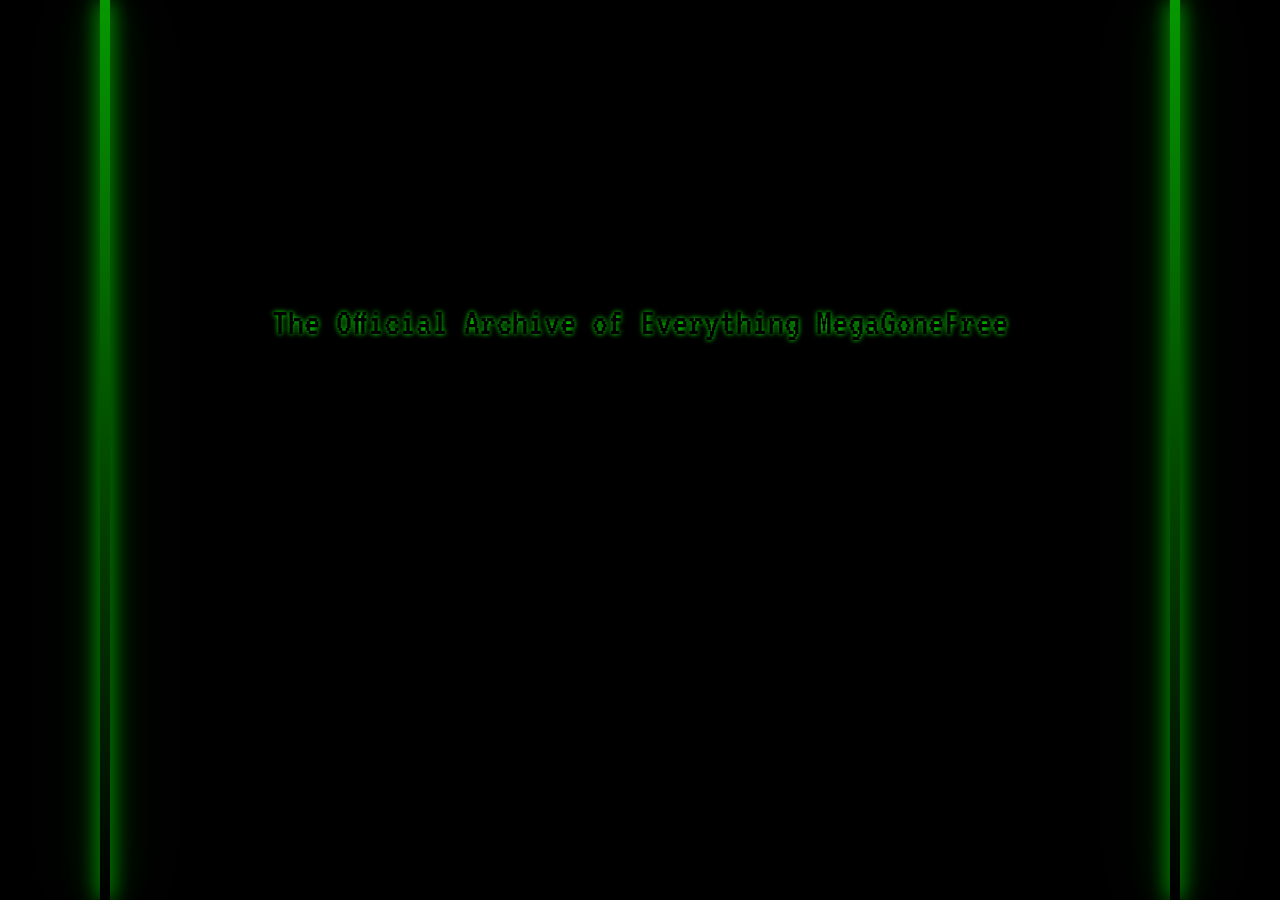
<file: entry-page.html>
<!DOCTYPE html>
<html>
  <head>
    <title>MegaGoneFree - An Archive.</title>
    <link rel="stylesheet" href="ASSETS/entry.css" />
    <link rel="preconnect" href="https://fonts.googleapis.com" />
    <link rel="preconnect" href="https://fonts.gstatic.com" crossorigin />
    <link rel="preconnect" href="https://fonts.googleapis.com" />
    <link rel="preconnect" href="https://fonts.gstatic.com" crossorigin />
    <link
      href="https://fonts.googleapis.com/css2?family=Arsenal+SC:ital,wght@0,400;0,700;1,400;1,700&family=Geist+Mono:wght@100..900&display=swap"
      rel="stylesheet"
    />
    <link
      href="https://fonts.googleapis.com/css2?family=Sour+Gummy:ital,wght@0,100..900;1,100..900&family=VT323&display=swap"
      rel="stylesheet"
    />
  </head>
  <body>
    <div class="light-bar left-bar"></div>
    <div class="light-bar right-bar"></div>

    <div class="mgf geist-mono">
      <span class="mgf-child">1</span>
      <span class="mgf-child">0</span>
      <span class="mgf-child">0</span>
      <span class="mgf-child">1</span>
      <span class="mgf-child">0</span>
      <span class="mgf-child">1</span>
      <span class="mgf-child">1</span>
    </div>
    <h1 class="pixelated">
      The Official Archive of Everything <span>MegaGoneFree</span>
    </h1>
    <button class="pixelated">Enter Here</button>

    <div class="d-arrow">
      <svg
        xmlns="http://www.w3.org/2000/svg"
        width="60"
        height="60"
        fill="currentColor"
        viewBox="0 0 16 16"
      >
        <path
          fill-rule="evenodd"
          d="M1 8a7 7 0 1 0 14 0A7 7 0 0 0 1 8m15 0A8 8 0 1 1 0 8a8 8 0 0 1 16 0M8.5 4.5a.5.5 0 0 0-1 0v5.793L5.354 8.146a.5.5 0 1 0-.708.708l3 3a.5.5 0 0 0 .708 0l3-3a.5.5 0 0 0-.708-.708L8.5 10.293z"
        />
      </svg>
    </div>

    <script src="ASSETS/app.js"></script>
  </body>
</html>
</file>
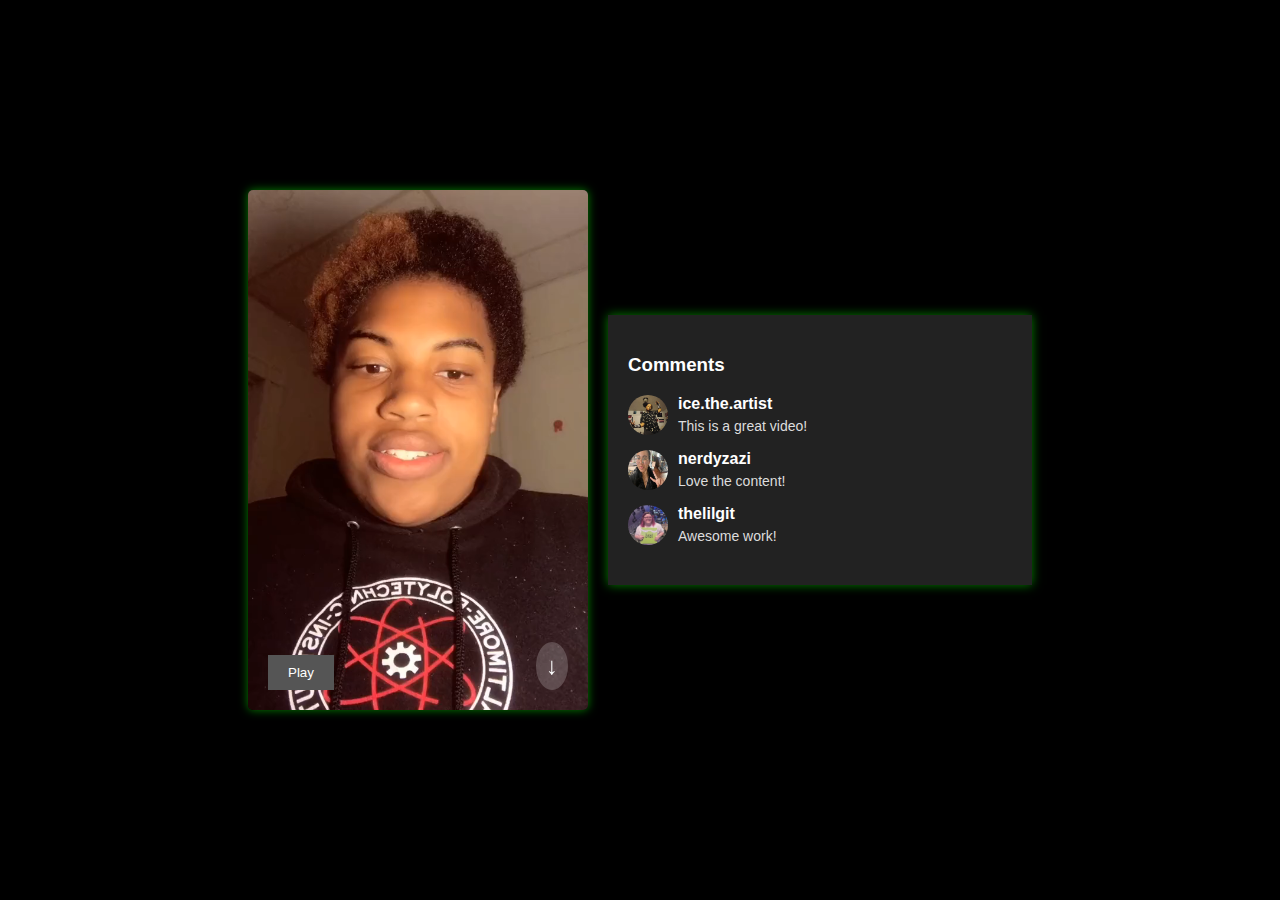
<file: fav-tikshit-vids.html>
<!DOCTYPE html>
<html lang="en">
  <head>
    <meta charset="UTF-8" />
    <meta name="viewport" content="width=device-width, initial-scale=1.0" />
    <title>TikTok-like Video Feed</title>
    <style>
      /* styles.css */
      body {
        margin: 0;
        font-family: Arial, sans-serif;
        display: flex;
        justify-content: center;
        align-items: center;
        height: 100vh;
        background-color: #000;
        color: #fff;
      }

      .container {
        display: flex;
        width: 100%;
        max-height: 520px;
        /* background-color: #111; */
        justify-content: center;
        align-items: center;
      }

      .video-container {
        position: relative;
        width: 340px;
        height: 520px;
        box-shadow: 0 0 10px rgba(9, 255, 0, 0.5);
        margin: 10px;
        border-radius: 5px;
      }

      video {
        width: 100%;
        height: 100%;
        object-fit: cover;
        border-radius: 5px;
      }

      .video-controls {
        position: absolute;
        bottom: 20px;
        left: 20px;
        display: flex;
        gap: 10px;
      }

      .next-video-btn {
        position: absolute;
        bottom: 20px;
        right: 20px;
        background-color: rgba(255, 255, 255, 0.2);
        border: none;
        color: #fff;
        font-size: 24px;
        padding: 10px;
        cursor: pointer;
        border-radius: 50%;
      }

      .comment-section {
        width: 30%;
        padding: 20px;
        background-color: #222;
        overflow-y: auto;
        box-shadow: 0 0 10px rgba(9, 255, 0, 0.5);
        margin: 10px;
      }

      .comments-list {
        margin-bottom: 20px;
      }

      .comment {
        display: flex;
        align-items: flex-start;
        margin-bottom: 15px;
      }

      .comment img {
        width: 40px;
        height: 40px;
        border-radius: 50%;
        margin-right: 10px;
      }

      .comment-content {
        flex: 1;
      }

      .comment-content .username {
        font-weight: bold;
        margin-bottom: 5px;
      }

      .comment-content .text {
        font-size: 14px;
        color: #ddd;
      }

      textarea {
        width: 100%;
        height: 60px;
        margin-bottom: 10px;
        padding: 10px;
        background-color: #333;
        border: none;
        color: #fff;
        resize: none;
      }

      button {
        background-color: #555;
        border: none;
        color: #fff;
        padding: 10px 20px;
        cursor: pointer;
      }

      button:hover {
        background-color: #777;
      }
    </style>
  </head>
  <body>
    <div class="container">
      <!-- Left side: Video and buttons -->
      <div class="video-container">
        <video
          id="videoPlayer"
          src="tiktoks/2019-11-18_Zazi-1.mp4"
          autoplay
        ></video>
        <div class="video-controls">
          <button id="playPause">Play</button>
        </div>
        <button id="nextVideoBtn" class="next-video-btn">↓</button>
      </div>

      <!-- Right side: Comment section -->
      <div class="comment-section">
        <h3>Comments</h3>
        <div id="commentsList" class="comments-list">
          <!-- Pre-existing comments will be dynamically added here -->
        </div>
      </div>
    </div>

    <script>
      // script.js
      const videoPlayer = document.getElementById("videoPlayer");
      const nextVideoBtn = document.getElementById("nextVideoBtn");
      const commentsList = document.getElementById("commentsList");
      const playPauseBtn = document.getElementById("playPause");

      // Sample video list
      const videos = [
        "tiktoks/2019-11-18_Zazi-1.mp4",
        "tiktoks/2019-09-25-Zazi-2.mp4",
        "tiktoks/2021-12-10_Brian-1.mp4",
      ];

      // Sample comments data
      const comments = [
        {
          profilePic: "pfps/ice.jpg",
          username: "ice.the.artist",
          text: "This is a great video!",
        },
        {
          profilePic: "pfps/mypfp1.webp",
          username: "nerdyzazi",
          text: "Love the content!",
        },
        {
          profilePic: "pfps/brian.webp",
          username: "thelilgit",
          text: "Awesome work!",
        },
      ];

      let currentVideoIndex = 0;

      // Load the first video
      videoPlayer.src = videos[currentVideoIndex];

      // Function to load the next video
      function loadNextVideo() {
        currentVideoIndex = (currentVideoIndex + 1) % videos.length;
        videoPlayer.src = videos[currentVideoIndex];
        videoPlayer.play();
        renderComments(); // Render comments for the new video
      }

      // Function to render comments
      function renderComments() {
        commentsList.innerHTML = ""; // Clear existing comments
        comments.forEach((comment) => {
          const commentElement = document.createElement("div");
          commentElement.className = "comment";

          // Add profile picture
          const profilePic = document.createElement("img");
          profilePic.src = comment.profilePic;
          profilePic.alt = comment.username;
          commentElement.appendChild(profilePic);

          // Add comment content
          const commentContent = document.createElement("div");
          commentContent.className = "comment-content";

          const username = document.createElement("div");
          username.className = "username";
          username.textContent = comment.username;
          commentContent.appendChild(username);

          const text = document.createElement("div");
          text.className = "text";
          text.textContent = comment.text;
          commentContent.appendChild(text);

          commentElement.appendChild(commentContent);
          commentsList.appendChild(commentElement);
        });
      }

      // Event listener for the next video button
      nextVideoBtn.addEventListener("click", loadNextVideo);

      // Optional: Add keyboard support for next video
      document.addEventListener("keydown", (event) => {
        if (event.key === "ArrowDown") {
          loadNextVideo();
        }
      });

      // Function to toggle play/pause
      function togglePlayPause() {
        if (videoPlayer.paused) {
          videoPlayer.play();
          playPauseBtn.textContent = "Pause";
        } else {
          videoPlayer.pause();
          playPauseBtn.textContent = "Play";
        }
      }

      // Event listener for the play/pause button
      playPauseBtn.addEventListener("click", togglePlayPause);

      // Event listener for the next video button
      nextVideoBtn.addEventListener("click", loadNextVideo);

      // Optional: Add keyboard support for next video
      document.addEventListener("keydown", (event) => {
        if (event.key === "ArrowDown") {
          loadNextVideo();
        }
      });

      // Render comments on page load
      renderComments();
    </script>
  </body>
</html>
</file>
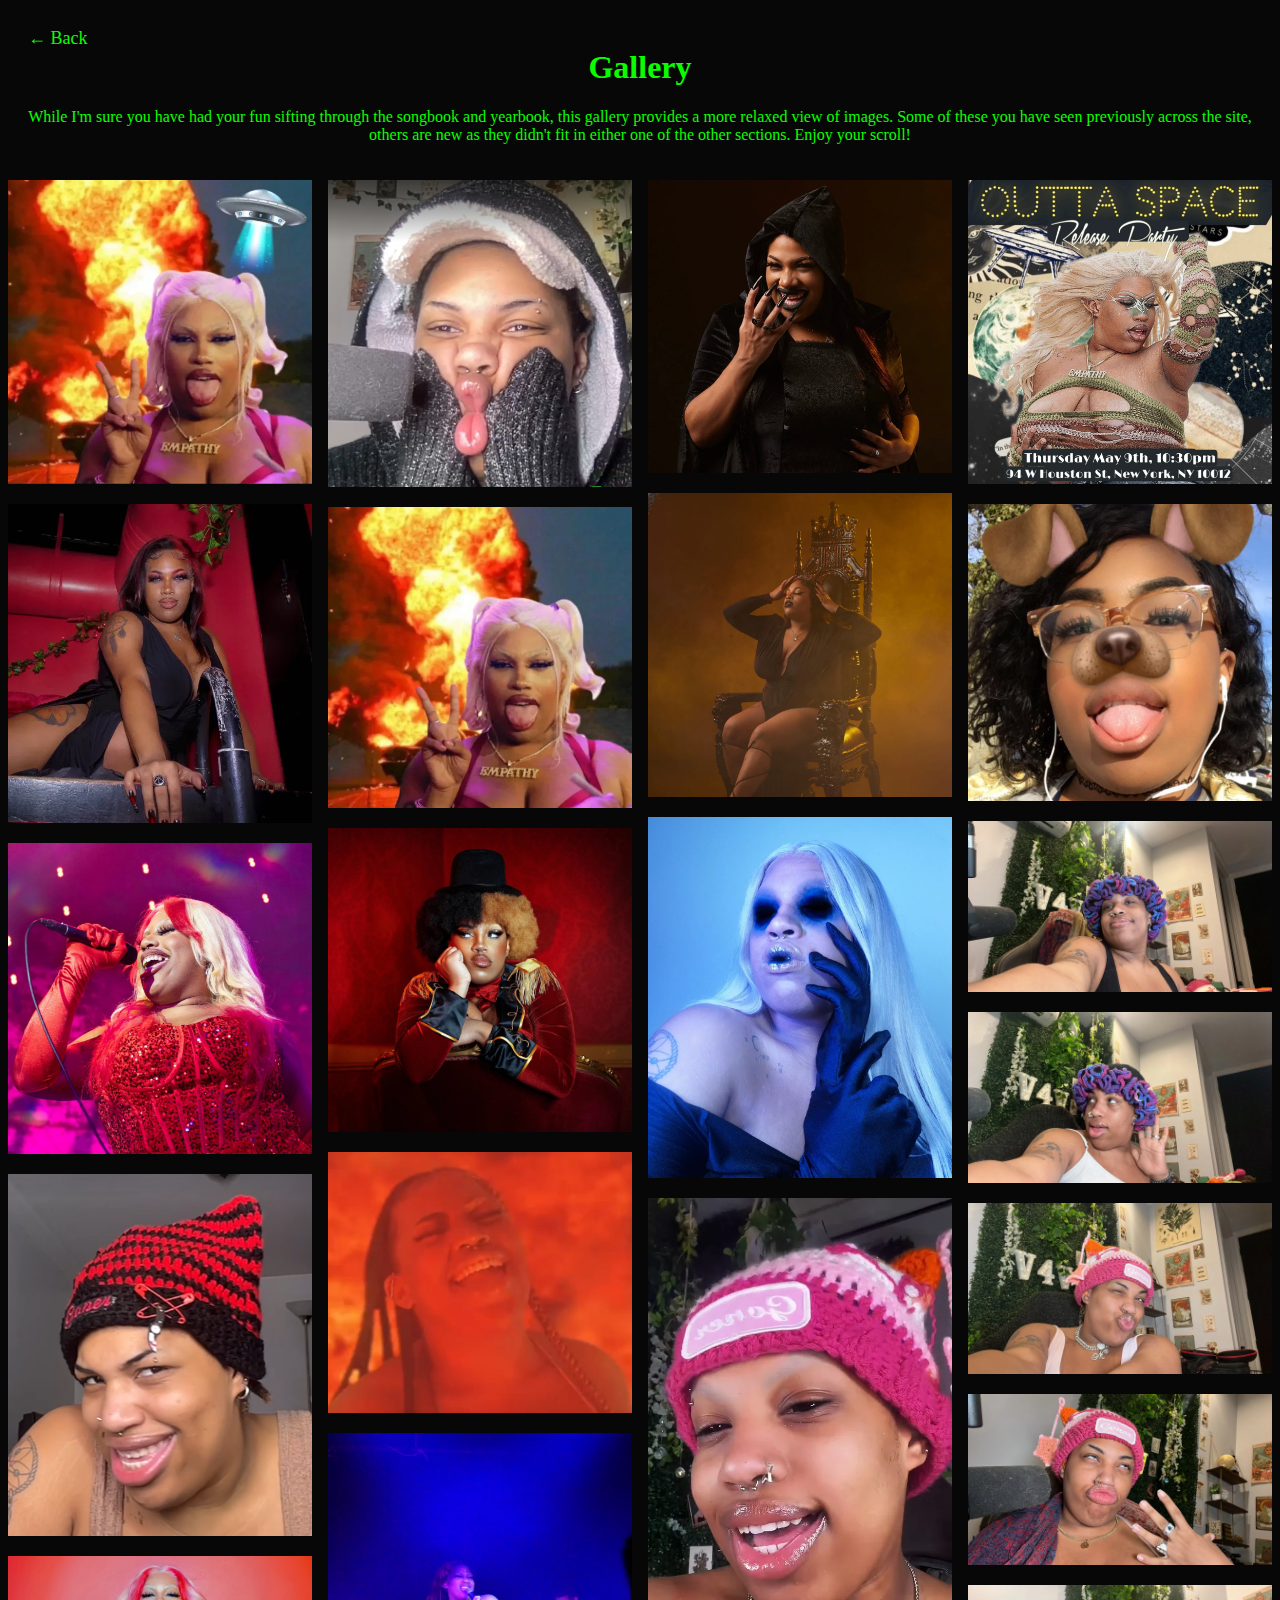
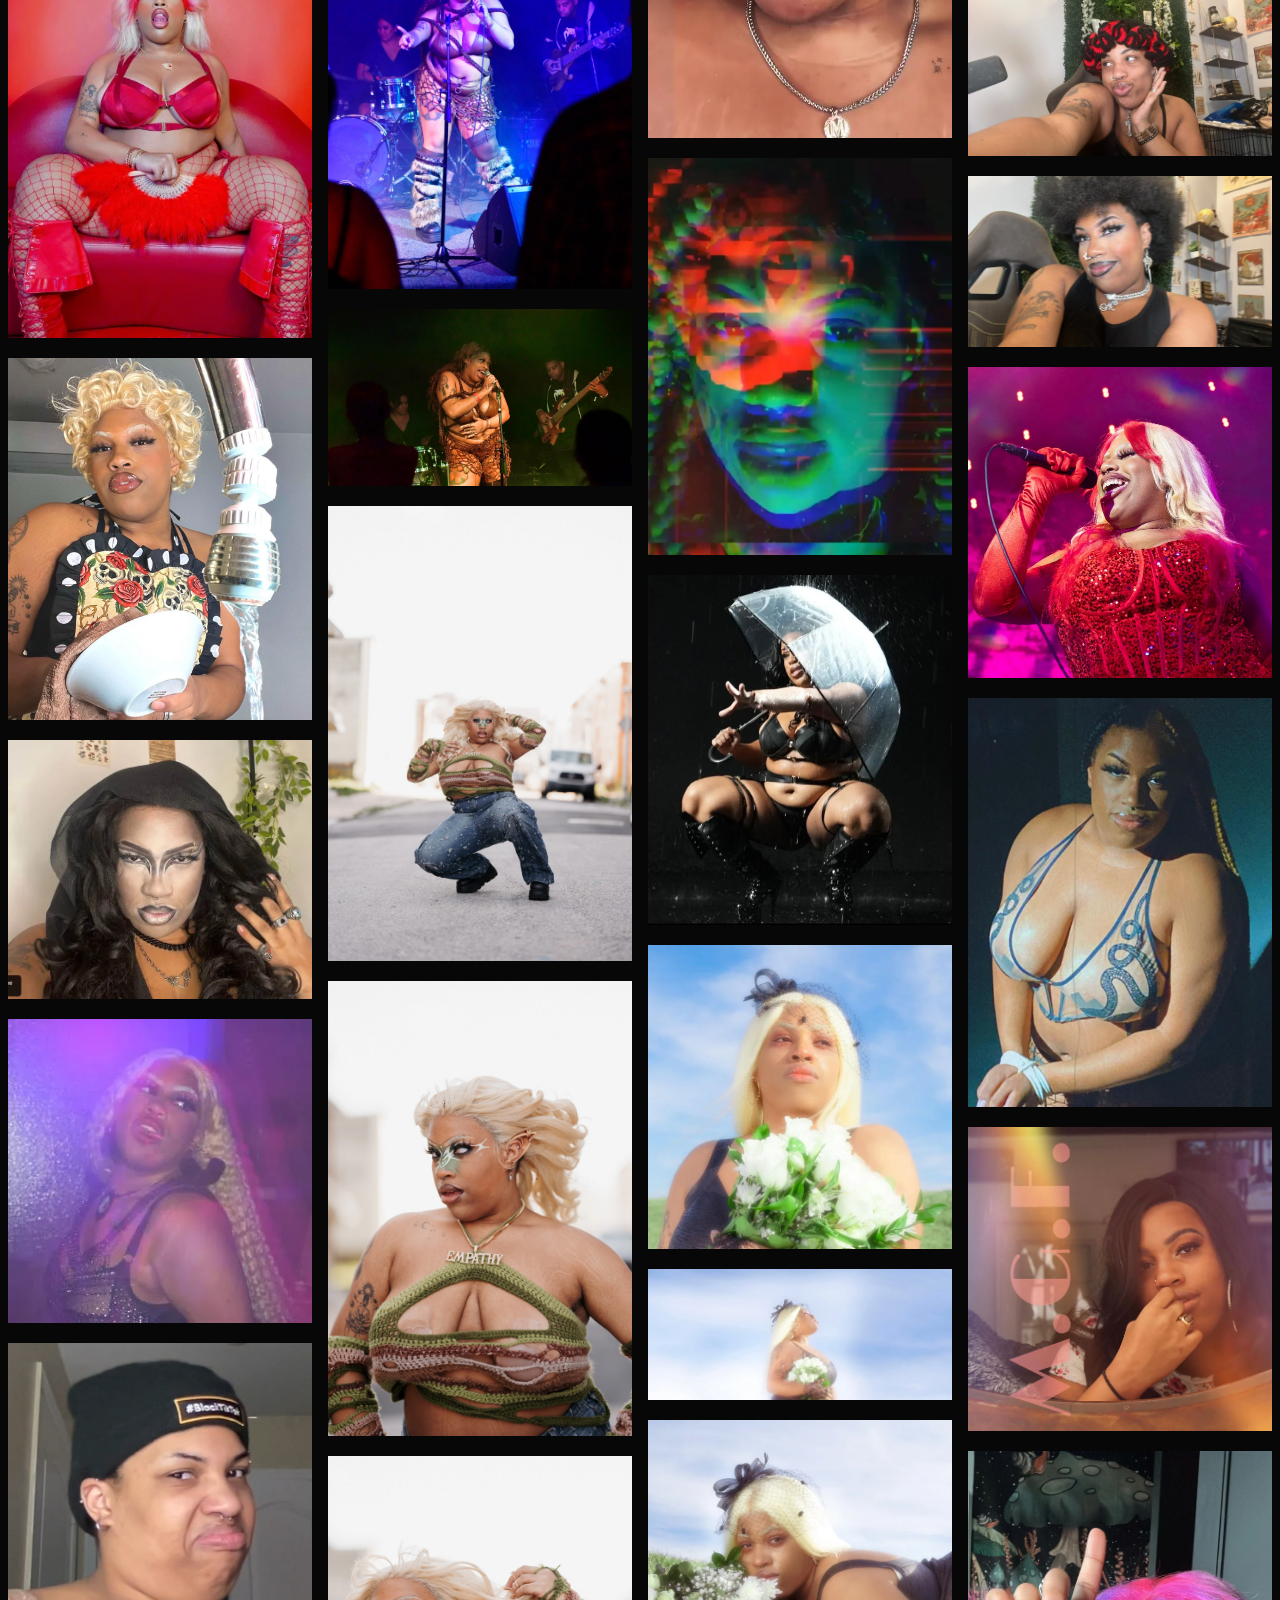
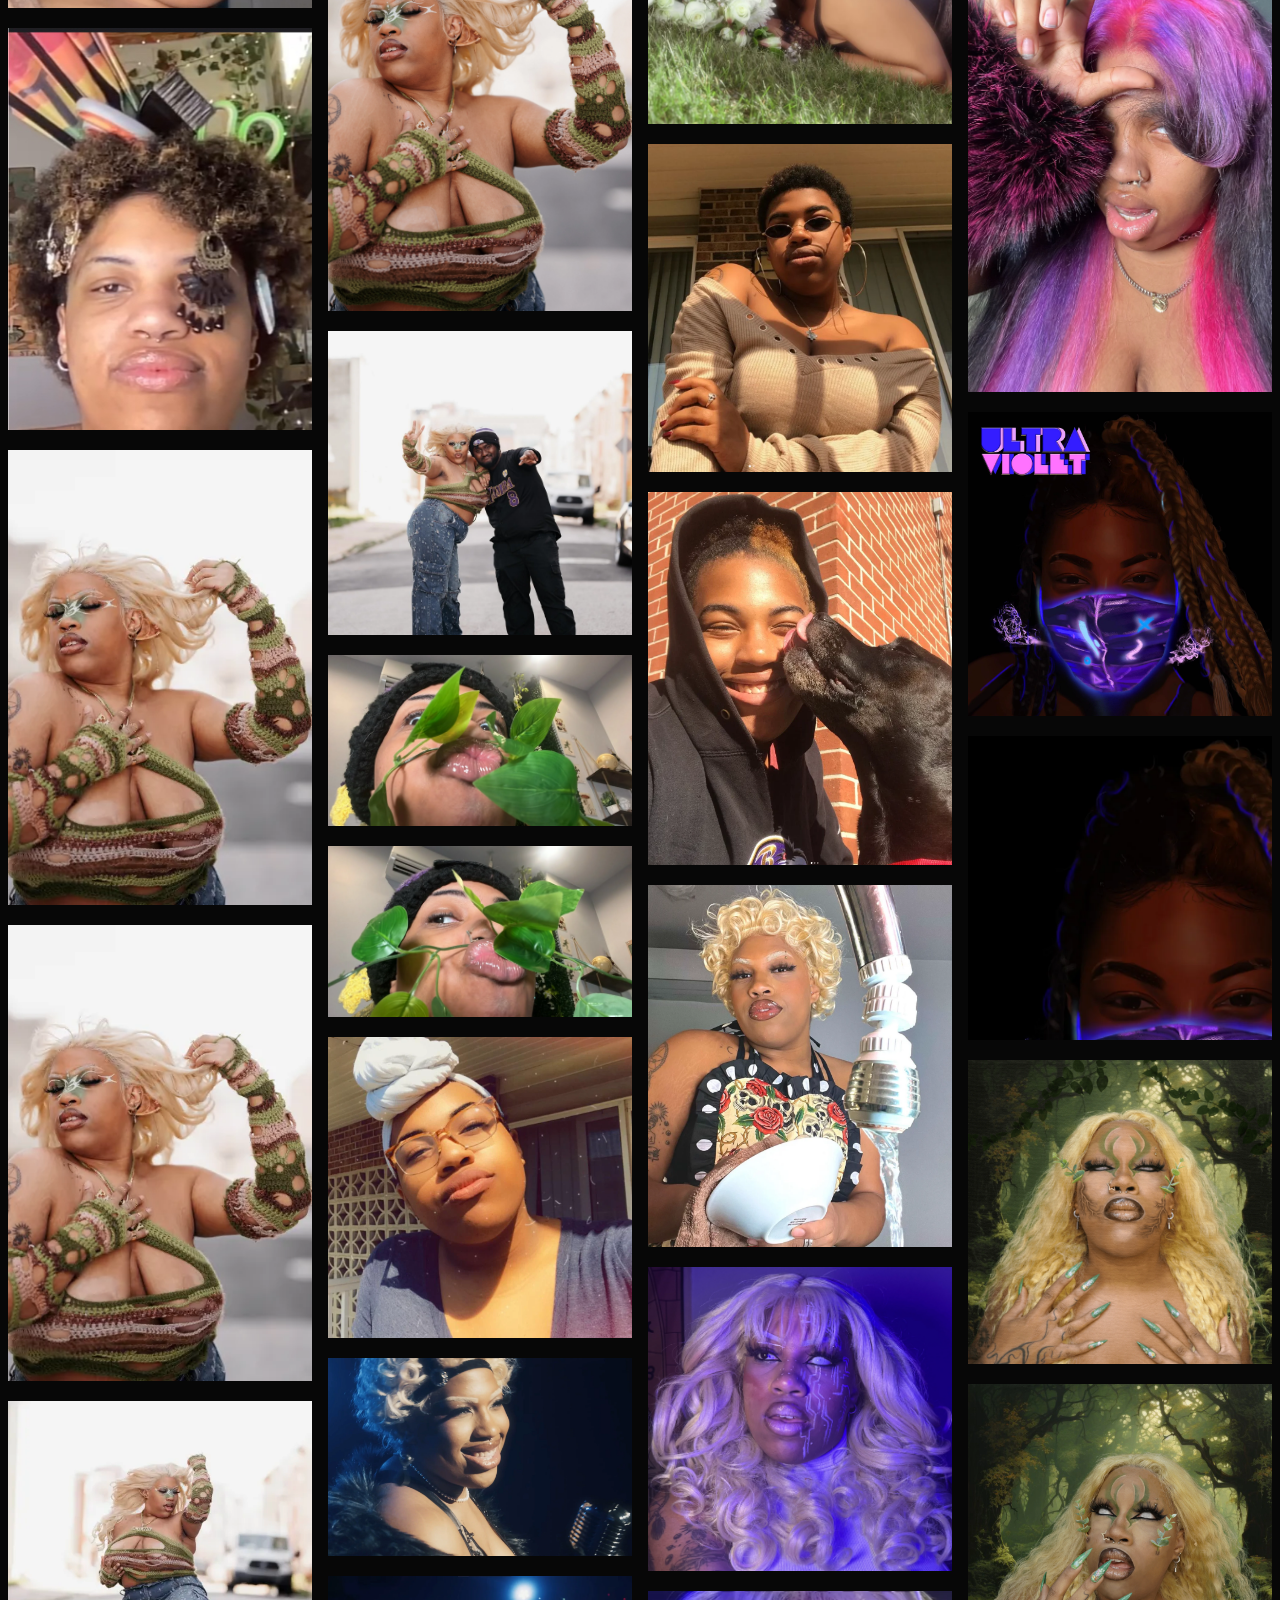
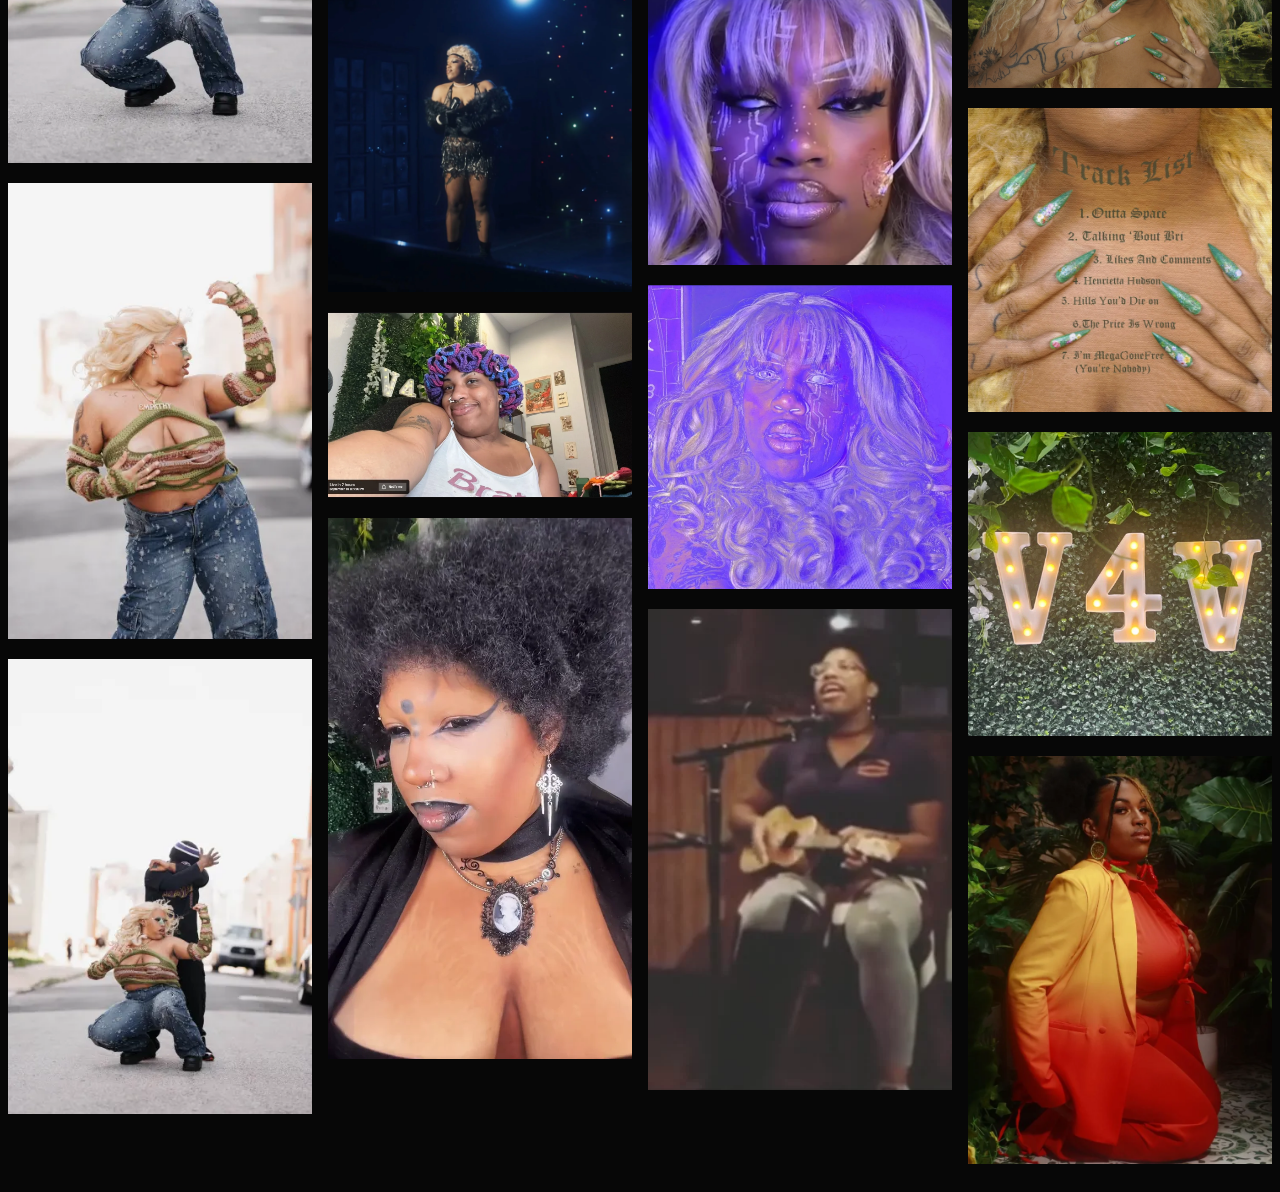
<file: gallery.html>
<!DOCTYPE html>
<html>
  <head>
    <title>Gallery</title>
    <link rel="stylesheet" href="ASSETS/back-btn.css" />
    <style>
      :root {
        --bg: rgb(7, 7, 7);
        --green: rgb(9, 255, 0);
      }
      body {
        background-color: var(--bg);
        color: var(--green);
        align-items: center;
        justify-content: center;
        position: relative;
      }
      ::-webkit-scrollbar {
        background-color: var(--bg);
      }
      ::-webkit-scrollbar-track {
        margin-block: 1em;
      }
      ::-webkit-scrollbar-thumb {
        background-color: var(--green);
        border-radius: 5px;
      }
      img {
        width: 100%;
        margin-bottom: 1em;
      }
      .images {
        columns: 250px;
      }
      .desc {
        text-align: center;
        padding: 20px;
      }
    </style>
  </head>
  <body>
    <a href="dashboard.html" class="back-button">← Back</a>
    <div class="desc">
      <h1>Gallery</h1>
      <p>
        While I'm sure you have had your fun sifting through the songbook and
        yearbook, this gallery provides a more relaxed view of images. Some of
        these you have seen previously across the site, others are new as they
        didn't fit in either one of the other sections. Enjoy your scroll!
      </p>
    </div>
    <div class="images">
      <img src="gallery-imgs/arson-aliens.webp" />
      <img src="gallery-imgs/blkf-serve.webp" />
      <img src="gallery-imgs/concert.webp" />
      <img src="gallery-imgs/girl-whatchu-said-to-me.webp" />
      <img src="gallery-imgs/hh-serve.webp" />
      <img src="gallery-imgs/in-the-kitchen-face-card.webp" />
      <img src="gallery-imgs/luh-bw-moment.webp" />
      <img src="gallery-imgs/mega-slay.webp" />
      <img src="gallery-imgs/megas-disgusted.webp" />
      <img src="gallery-imgs/oh-okay.webp" />
      <img src="gallery-imgs/os-candid-serve.webp" />
      <img src="gallery-imgs/os-candid-serve.webp" />
      <img src="gallery-imgs/os-crouched.webp" />
      <img src="gallery-imgs/os-moment.webp" />
      <img src="gallery-imgs/os-w-loser.webp" />
      <img src="gallery-imgs/smoosh.webp" />
      <img src="gallery-imgs/mega-arson.webp" />
      <img src="gallery-imgs/TBB-alt.webp" />
      <img src="gallery-imgs/thermoSTAT.webp" />
      <img src="gallery-imgs/5-3-2024-os-live-show.webp" />
      <img src="gallery-imgs/5-3-2024-os-live-show-2.webp" />
      <img src="gallery-imgs/5-3-2024-os-photoshoot-single-shot-2.webp" />
      <img src="gallery-imgs/5-3-2024-os-photoshoot-single-shot-3.webp" />
      <img src="gallery-imgs/5-3-2024-os-photoshoot-single-shot-4.webp" />
      <img src="gallery-imgs/5-3-2024-os-photoshoot-w-mr-loser.webp" />
      <img src="gallery-imgs/10-11-2024-stream-ss-vines-funny-face.webp" />
      <img src="gallery-imgs/10-11-2024-stream-ss-vines-funny-face-2.webp" />
      <img src="gallery-imgs/2018-ish-idr.webp" />
      <img src="gallery-imgs/2024-09-17-im-mgf-ur-nbdy-mv-ss.webp" />
      <img src="gallery-imgs/2024-09-17-im-mgf-ur-nbdy-mv-ss-full-fit.webp" />
      <img src="gallery-imgs/2024-09-18-stream-ss.webp" />
      <img src="gallery-imgs/alien-look-black-dot-on-forehead.webp" />
      <img src="gallery-imgs/bf-photoshoot.webp" />
      <img src="gallery-imgs/bf-photoshoot-2.webp" />
      <img src="gallery-imgs/bf-tpiw-realness.webp" />
      <img src="gallery-imgs/black-contacts-lezzie-hat.webp" />
      <img src="gallery-imgs/ctrl-del-uv-light-era.webp" />
      <img src="gallery-imgs/hh-cunty.webp" />
      <img src="gallery-imgs/hydo-moment.webp" />
      <img src="gallery-imgs/hydo-moment-2.webp" />
      <img src="gallery-imgs/hydo-moment-3.webp" />
      <img src="gallery-imgs/img-circa-2016-2018.webp" />
      <img src="gallery-imgs/img-circa-2016-2018-2.webp" />
      <img src="gallery-imgs/itk-serve.webp" />
      <img src="gallery-imgs/LAC-makeup-look.webp" />
      <img src="gallery-imgs/LAC-makeup-look-2.webp" />
      <img src="gallery-imgs/LAC-makeup-look-3.webp" />
      <img src="gallery-imgs/local-venue-circa-2016-2018.webp" />
      <img src="gallery-imgs/os-release-party.webp" />
      <img src="gallery-imgs/sc-dog-filter.webp" />
      <img src="gallery-imgs/stream-ss-undated.webp" />
      <img src="gallery-imgs/stream-ss-undated-2.webp" />
      <img src="gallery-imgs/stream-ss-undated-3.webp" />
      <img src="gallery-imgs/stream-ss-undated-4.webp" />
      <img src="gallery-imgs/stream-ss-undated-5.webp" />
      <img src="gallery-imgs/stream-ss-undated-6.webp" />
      <img src="gallery-imgs/the-red-money-pieces.webp" />
      <img src="gallery-imgs/thermostat-2.webp" />
      <img src="gallery-imgs/the-takedown-era.webp" />
      <img src="gallery-imgs/ttl-sneak-peak.webp" />
      <img src="gallery-imgs/UV-light-alt-cover-art-complete-w-words.webp" />
      <img src="gallery-imgs/UV-light-corner-no-words.webp" />
      <img src="gallery-imgs/V4V_Cover_Art_no_signs_1.webp" />
      <img src="gallery-imgs/V4V-1-(Alt-Cover).webp" />
      <img src="gallery-imgs/V4V-1-Tracklist.webp" />
      <img src="gallery-imgs/V4V-wall.webp" />
      <img src="gallery-imgs/YESMAMA.webp" />
    </div>
  </body>
</html>
</file>
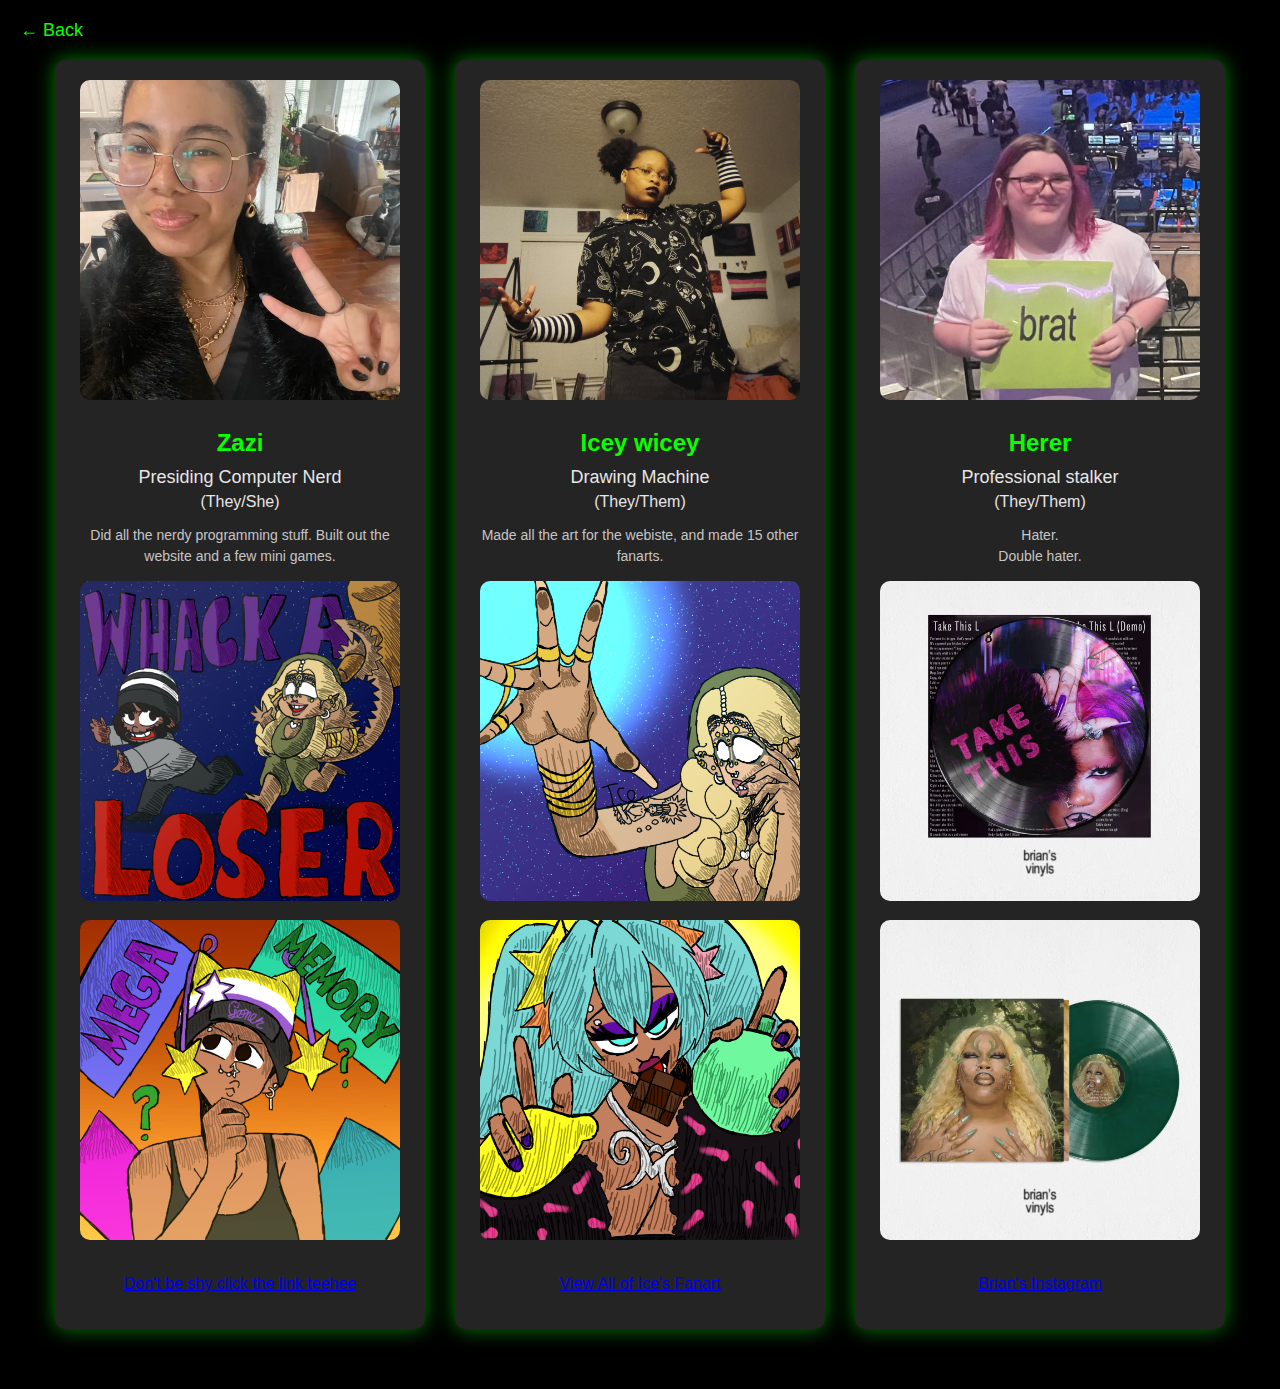
<file: meet-the-devs.html>
<!DOCTYPE html>
<html lang="en">
  <head>
    <meta charset="UTF-8" />
    <meta name="viewport" content="width=device-width, initial-scale=1.0" />
    <title>Meet the Contributors</title>
    <link rel="stylesheet" href="ASSETS/meet-us.css" />
  </head>
  <body>
    <!-- Back Button -->
    <a href="#" class="back-button">← Back</a>

    <!-- Contributors Section -->
    <div class="contributors-container">
      <!-- Column 1 -->
      <div class="contributor-column">
        <img src="pfps/mypfp1.webp" alt="Contributor 1" />
        <h2>Zazi</h2>
        <p class="job-title">Presiding Computer Nerd</p>
        <p class="pronouns">(They/She)</p>
        <p class="bio">
          Did all the nerdy programming stuff. Built out the website and a few
          mini games.
        </p>
        <img class="games" src="cover-art/Whack_A_Loser_Cover_Art.webp" />
        <img class="games" src="cover-art/Mega_Memory_Cover_Art.webp" />
        <p>
          <a
            class="links"
            href="https://www.tiktok.com/@zeethegeek?_t=ZP-8uOLUeZ9ayV&_r=1"
            >Don't be shy click the link teehee</a
          >
        </p>
      </div>

      <!-- Column 2 -->
      <div class="contributor-column">
        <img src="pfps/ice.jpg" alt="Contributor 2" />
        <h2>Icey wicey</h2>
        <p class="job-title">Drawing Machine</p>
        <p class="pronouns">(They/Them)</p>
        <p class="bio">
          Made all the art for the webiste, and made 15 other fanarts.
        </p>
        <img src="ices-art/Mega fanart 3.png" />
        <img src="ices-art/lemon melon cookie.png" />
        <p>
          <a class="links" href="ices-art.html">View All of Ice's Fanart</a>
        </p>
      </div>

      <!-- Column 3 -->
      <div class="contributor-column">
        <img src="pfps/brian.webp" alt="Contributor 3" />
        <h2>Herer</h2>
        <p class="job-title">Professional stalker</p>
        <p class="pronouns">(They/Them)</p>
        <p class="bio">Hater.<br />Double hater.</p>
        <img src="pfps/ttl-brian-mockup.webp" />
        <img src="pfps/v4v-brian-mockup.webp" />
        <p>
          <a
            class="links"
            href="https://www.instagram.com/briansvinyls/?utm_source=ig_web_button_share_sheet"
            >Brian's Instagram</a
          >
        </p>
      </div>
    </div>
  </body>
</html>
</file>
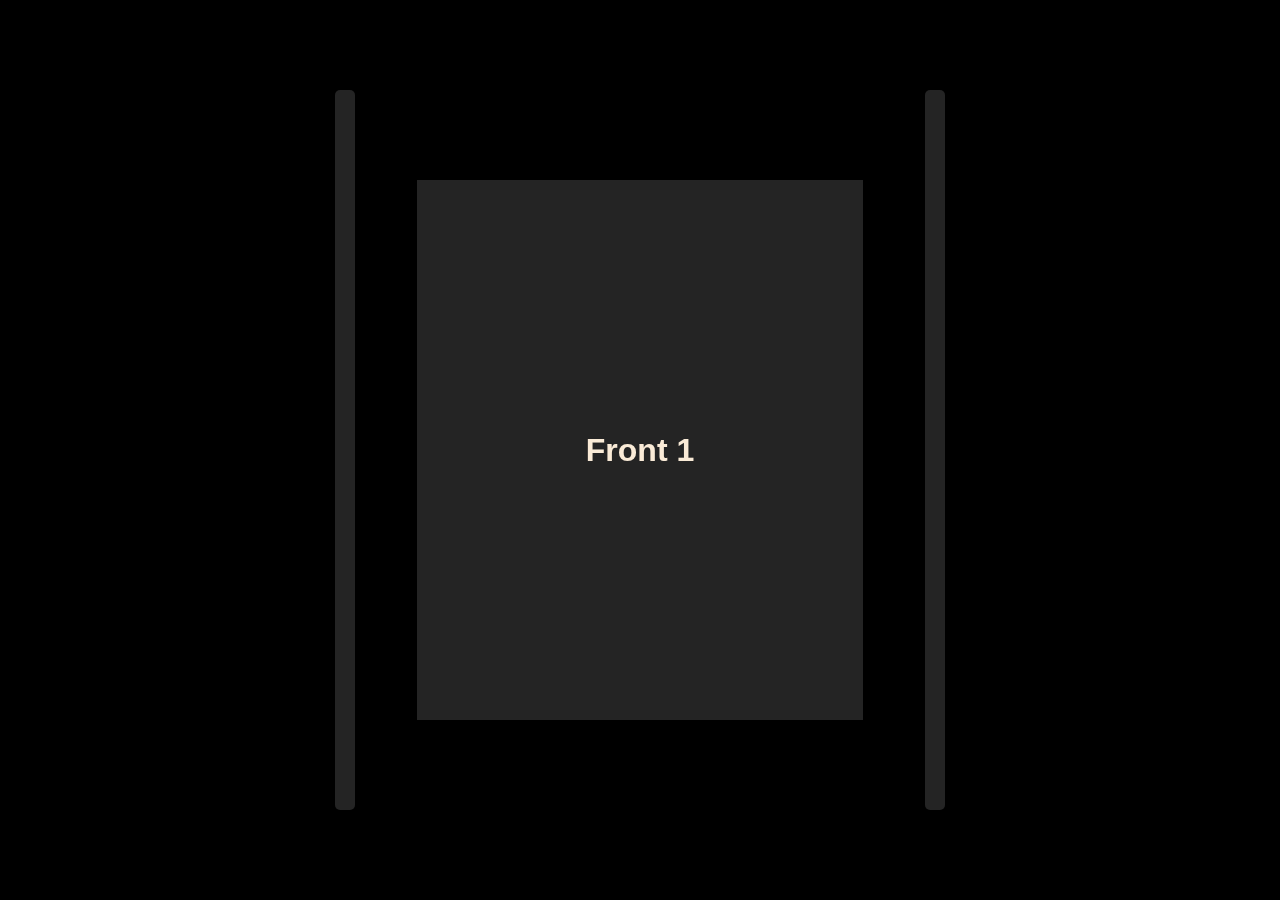
<file: year-flipbook.html>
<!DOCTYPE html>
<html lang="en">
  <head>
    <meta charset="UTF-8" />
    <meta http-equiv="X-UA-Compatible" content="IE=edge" />
    <meta name="viewport" content="width=device-width, initial-scale=1.0" />
    <title>Book</title>
    <link rel="stylesheet" href="ASSETS/years.css" />
  </head>
  <body>
    <!-- Previous Button -->
    <button id="prev-btn"></button>

    <!-- Book -->
    <div id="book" class="book">
      <!-- Paper 1 -->
      <div id="p1" class="paper">
        <div class="front">
          <div id="f1" class="front-content">
            <h1>Front 1</h1>
          </div>
        </div>
        <div class="back">
          <div id="b1" class="back-content">
            <h1>Back 1</h1>
          </div>
        </div>
      </div>
      <!-- Paper 2 -->
      <div id="p2" class="paper">
        <div class="front">
          <div id="f2" class="front-content">
            <h1>Front 2</h1>
          </div>
        </div>
        <div class="back">
          <div id="b2" class="back-content">
            <h1>Back 2</h1>
          </div>
        </div>
      </div>
      <!-- Paper 3 -->
      <div id="p3" class="paper">
        <div class="front">
          <div id="f3" class="front-content">
            <h1>Front 3</h1>
          </div>
        </div>
        <div class="back">
          <div id="b3" class="back-content">
            <h1>Back 3</h1>
          </div>
        </div>
      </div>
    </div>

    <!-- Next Button -->
    <button id="next-btn"></button>

    <script src="ASSETS/year.js"></script>
  </body>
</html>
</file>
<file: ASSETS/entry.css>
body {
  background-color: black;
  overflow-x: hidden;
  position: relative;
  text-align: center;
}
/* FONTS */
/* vt323-regular */
.pixelated {
  font-family: "VT323", serif;
  font-weight: 400;
  font-style: normal;
  font-size: 2.5rem;
}
.d-arrow {
  position: relative;
  text-align: center;
  transform: translateY(-820px);
}
svg {
  color: rgba(9, 255, 0, 0.5);
  animation: svg-bob 6s linear infinite;
}
#intro-ctnr {
  position: relative;
  text-align: center;
  width: 100vw;
  transform: translateY(-550px);
  background-color: black;
}
#intro {
  height: 100vh;
}
.mgf {
  font-size: 8em;
  padding-top: 10%;
}
h1 {
  color: black;
  text-shadow: 0 0 5px rgba(9, 255, 0, 1);
  /* animation: text-bob 6s linear infinite; */
  animation: text-flicker-in-glow 8s linear both;
  animation-delay: 6s;
  z-index: 1;
}
.mgf-child {
  display: inline-block;
  font-weight: 600;
  color: black;
  animation: snake 6s linear 1;
  animation-fill-mode: forwards;
}
@keyframes svg-bob {
  0% {
    color: rgba(9, 255, 0, 0.75);
  }
  50% {
    color: rgba(9, 255, 0, 0.1);
    transform: translateY(-30px);
  }
  100% {
    color: rgba(9, 255, 0, 0.75);
  }
}
@keyframes text-bob {
  0% {
    text-shadow: 0 0 7px rgba(9, 255, 0, 0.5);
  }
  50% {
    text-shadow: 0 0 7px rgba(9, 255, 0, 1), 0 0 3px whitesmoke;
  }
  100% {
    text-shadow: 0 0 7px rgba(9, 255, 0, 0.5);
  }
}
@keyframes snake {
  0% {
    text-shadow: 0 0 30px rgba(9, 255, 0, 0), 0 0 3px rgb(245, 245, 245, 0);
  }
  100% {
    text-shadow: 0 0 30px rgba(9, 255, 0, 1), 0 0 5px whitesmoke;
  }
}

@keyframes text-flicker-in-glow {
  0% {
    opacity: 0;
  }
  8% {
    opacity: 0;
    text-shadow: none;
  }
  8.5% {
    opacity: 1;
    text-shadow: none;
  }
  9% {
    opacity: 0;
    text-shadow: none;
  }
  18% {
    opacity: 0;
    text-shadow: none;
  }
  18.5% {
    opacity: 1;
    text-shadow: 0 0 30px rgba(9, 255, 0, 0.25);
  }
  19% {
    opacity: 0;
    text-shadow: none;
  }
  28% {
    opacity: 0;
    text-shadow: none;
  }
  28.5% {
    opacity: 1;
    text-shadow: 0 0 30px rgba(9, 255, 0, 0.45), 0 0 60px rgba(9, 255, 0, 0.25);
  }
  29% {
    opacity: 1;
    text-shadow: 0 0 30px rgba(9, 255, 0, 0.65), 0 0 60px rgba(9, 255, 0, 0.25),
      0 0 1px whitesmoke;
  }
  29.5% {
    opacity: 0;
    text-shadow: none;
  }
  42% {
    opacity: 0;
    text-shadow: none;
  }
  42.5% {
    opacity: 1;
    text-shadow: 0 0 30px rgba(9, 255, 0, 0.45), 0 0 60px rgba(9, 255, 0, 0.25);
  }
  50% {
    opacity: 1;
    text-shadow: 0 0 30px rgba(9, 255, 0, 0.65), 0 0 60px rgba(9, 255, 0, 0.35),
      0 0 1px whitesmoke;
  }
  54% {
    opacity: 1;
    text-shadow: 0 0 30px rgba(9, 255, 0, 0.45), 0 0 60px rgba(9, 255, 0, 0.25);
  }
  54.5% {
    opacity: 0;
    text-shadow: none;
  }
  56% {
    opacity: 0;
    text-shadow: none;
  }
  56.5% {
    opacity: 1;
    text-shadow: 0 0 30px rgba(9, 255, 0, 0.75), 0 0 60px rgba(9, 255, 0, 0.45),
      0 0 1px whitesmoke;
  }
  60% {
    opacity: 1;
    text-shadow: 0 0 30px rgba(9, 255, 0, 0.55), 0 0 60px rgba(9, 255, 0, 0.35);
  }
  60.5% {
    opacity: 0;
    text-shadow: none;
  }
  64% {
    opacity: 0;
    text-shadow: none;
  }
  64.5% {
    opacity: 1;
    text-shadow: 0 0 30px rgba(9, 255, 0, 0.85), 0 0 60px rgba(9, 255, 0, 0.55),
      0 0 100px rgba(9, 255, 0, 0.2), 0 0 1px whitesmoke;
  }
  74% {
    opacity: 1;
    text-shadow: 0 0 30px rgba(9, 255, 0, 0.55), 0 0 60px rgba(9, 255, 0, 0.35),
      0 0 100px rgba(9, 255, 0, 0.1);
  }
  74.5% {
    opacity: 0;
    text-shadow: none;
  }
  76% {
    opacity: 0;
    text-shadow: none;
  }
  76.5% {
    opacity: 1;
    text-shadow: 0 0 30px rgba(9, 255, 0, 0.85), 0 0 60px rgba(9, 255, 0, 0.55),
      0 0 110px rgba(9, 255, 0, 0.35), 0 0 100px rgba(9, 255, 0, 0.3),
      0 0 1px whitesmoke;
  }
  84% {
    opacity: 1;
    text-shadow: 0 0 30px rgba(9, 255, 0, 0.55), 0 0 60px rgba(9, 255, 0, 0.4),
      0 0 110px rgba(9, 255, 0, 0.2), 0 0 100px rgba(9, 255, 0, 0.1);
  }
  84.5% {
    opacity: 0;
    text-shadow: none;
  }
  85.5% {
    opacity: 0;
    text-shadow: none;
  }
  86% {
    opacity: 1;
    text-shadow: 0 0 30px rgba(9, 255, 0, 0.7), 0 0 60px rgba(9, 255, 0, 0.55),
      0 0 110px rgba(9, 255, 0, 0.35), 0 0 100px rgba(9, 255, 0, 0.2);
  }
  100% {
    opacity: 1;
    text-shadow: 0 0 30px rgba(9, 255, 0, 1), 0 0 60px rgba(9, 255, 0, 0.75),
      0 0 110px rgba(9, 255, 0, 0.55), 0 0 100px rgba(9, 255, 0, 0.45),
      0 0 2px whitesmoke;
  }
}

.mgf-child:nth-child(4) {
  animation-delay: 0.5s;
}
.mgf-child:nth-child(2) {
  animation-delay: 2s;
}
.mgf-child:nth-child(1) {
  animation-delay: 1.5s;
}
.mgf-child:nth-child(3) {
  animation-delay: 3s;
}
.mgf-child:nth-child(6) {
  animation-delay: 3.5s;
}
.mgf-child:nth-child(5) {
  animation-delay: 4s;
}
.mgf-child:nth-child(7) {
  animation-delay: 4.7s;
}

body {
  background-color: black;
  margin: 0;
  overflow: hidden;
}

.light-bar {
  position: fixed;
  top: 0;
  width: 10px;
  height: 100vh;
  background: linear-gradient(
    to bottom,
    rgba(9, 255, 0, 0.6),
    rgba(9, 255, 0, 0.3),
    rgba(9, 255, 0, 0)
  );
  box-shadow: 0 0 20px rgba(9, 255, 0, 0.8), 0 0 40px rgba(9, 255, 0, 0.4),
    0 0 80px rgba(9, 255, 0, 0.2);
  animation: flicker 1.5s infinite alternate;
}

.left-bar {
  left: 100px;
}

.right-bar {
  right: 100px;
}

@keyframes flicker {
  0%,
  100% {
    opacity: 1;
    filter: brightness(1);
  }
  50% {
    opacity: 0.8;
    filter: brightness(1.5);
  }
}

/* JavaScript-controlled flicker */
.flicker-effect {
  animation: flicker-fast 0.1s infinite alternate;
}

@keyframes flicker-fast {
  0% {
    opacity: 1;
  }
  100% {
    opacity: 0.6;
  }
}

@keyframes display {
  0% {
    opacity: 0;
  }
  100% {
    opacity: 1;
  }
}

button {
  opacity: 0;
  margin-top: 40px;
  box-shadow: 0 0 20px rgba(9, 255, 0, 0.7);
  text-shadow: 0 0 3px whitesmoke, 0 0 7px rgba(9, 255, 0, 0.7);
  background-color: rgba(250, 235, 215, 0);
  animation: display 4s ease 1;
  animation-delay: 15s;
  animation-fill-mode: forwards;
  cursor: pointer;
}
button:hover {
  box-shadow: 0 0 20px rgba(9, 255, 0, 1);
  text-shadow: 0 0 3px whitesmoke, 0 0 7px rgba(9, 255, 0, 1);
  background-color: rgba(250, 235, 215, 0);
}
</file>
<file: ASSETS/back-btn.css>
:root {
  --text-color: rgb(9, 255, 0);
  --text-color-hover: rgb(11, 232, 3);
}

/* Back Button */
.back-button {
  position: absolute;
  top: 20px;
  left: 20px;
  text-decoration: none;
  color: var(--text-color);
  font-size: 18px;
}

.back-button:hover {
  color: var(--text-color-hover);
}
</file>
<file: ASSETS/meet-us.css>
:root {
  --background-color: #000000;
  --text-color: rgb(9, 255, 0);
  --text-color-hover: rgb(11, 232, 3);
  --column-background: #252424;
  --column-text-color: rgb(9, 255, 0);
  --column-subtext-color: #e6e6e6;
  --bio-text-color: #c5c5c5;
  --box-shadow: 0 0 20px rgba(9, 255, 0, 0.5);
}

/* General Styles */
body {
  font-family: Arial, sans-serif;
  margin: 0;
  padding: 0;
  background-color: var(--background-color);
}

/* Back Button */
.back-button {
  position: absolute;
  top: 20px;
  left: 20px;
  text-decoration: none;
  color: var(--text-color);
  font-size: 18px;
}

.back-button:hover {
  color: var(--text-color-hover);
}

/* Contributors Container */
.contributors-container {
  display: flex;
  justify-content: space-around;
  padding: 60px 20px;
  max-width: 1200px;
  margin: 0 auto;
}

/* Contributor Column */
.contributor-column {
  flex: 1;
  margin: 0 15px;
  text-align: center;
  background-color: var(--column-background);
  padding: 20px;
  border-radius: 10px;
  box-shadow: var(--box-shadow);
}

.contributor-column img {
  width: 320px;
  height: 320px;
  border-radius: 10px;
  object-fit: cover;
  margin-bottom: 15px;
}

.contributor-column h2 {
  margin: 10px 0;
  font-size: 24px;
  color: var(--column-text-color);
}

.contributor-column .job-title {
  color: var(--column-subtext-color);
  font-size: 18px;
  margin: 5px 0;
}

.contributor-column .pronouns {
  color: var(--column-subtext-color);
  font-size: 16px;
  margin: 5px 0;
}

.contributor-column .bio {
  color: var(--bio-text-color);
  font-size: 14px;
  line-height: 1.5;
}
</file>
<file: ASSETS/years.css>
* {
  margin: 0;
  padding: 0;
  box-sizing: border-box;
}
:root {
  --bg: black;
  --btn: #242424;
}

body {
  height: 100vh;
  display: flex;
  justify-content: center;
  align-items: center;
  overflow-x: hidden;
  font-family: sans-serif;
  background-color: var(--bg);
}

/* Book */
.book {
  position: relative;
  width: 450px;
  height: 540px;
  transition: transform 0.5s;
}

.paper {
  position: absolute;
  width: 100%;
  height: 100%;
  top: 0;
  left: 0;
  perspective: 1500px;
}

.front,
.back {
  background-color: var(--btn);
  color: antiquewhite;
  position: absolute;
  width: 100%;
  height: 100%;
  top: 0;
  left: 0;
  transform-origin: left;
  transition: transform 0.5s;
  border-left: 2px solid var(--bg);
  border-right: 2px solid var(--bg);
}

.front {
  z-index: 1;
  backface-visibility: hidden;
}

.back {
  z-index: 0;
}

.front-content,
.back-content {
  width: 100%;
  height: 100%;
  display: flex;
  justify-content: center;
  align-items: center;
}

.back-content {
  transform: rotateY(180deg);
}

/* Paper flip effect */
.flipped .front,
.flipped .back {
  transform: rotateY(-180deg);
}

/* Controller Buttons */
button {
  border: none;
  background-color: var(--btn);
  cursor: pointer;
  margin: 60px;
  transition: transform 0.5s;
  border-radius: 5px;
}

button:hover {
  box-shadow: 0 0 20px rgba(9, 255, 0, 0.8);
}

#prev-btn {
  height: 80vh;
  width: 20px;
}

#next-btn {
  height: 80vh;
  width: 20px;
}

button:focus {
  outline: none;
}

button:hover i {
  color: #636363;
}

i {
  font-size: 50px;
  color: gray;
}

/* Paper stack order */
#p1 {
  z-index: 3;
}

#p2 {
  z-index: 2;
}

#p3 {
  z-index: 1;
}
</file>
